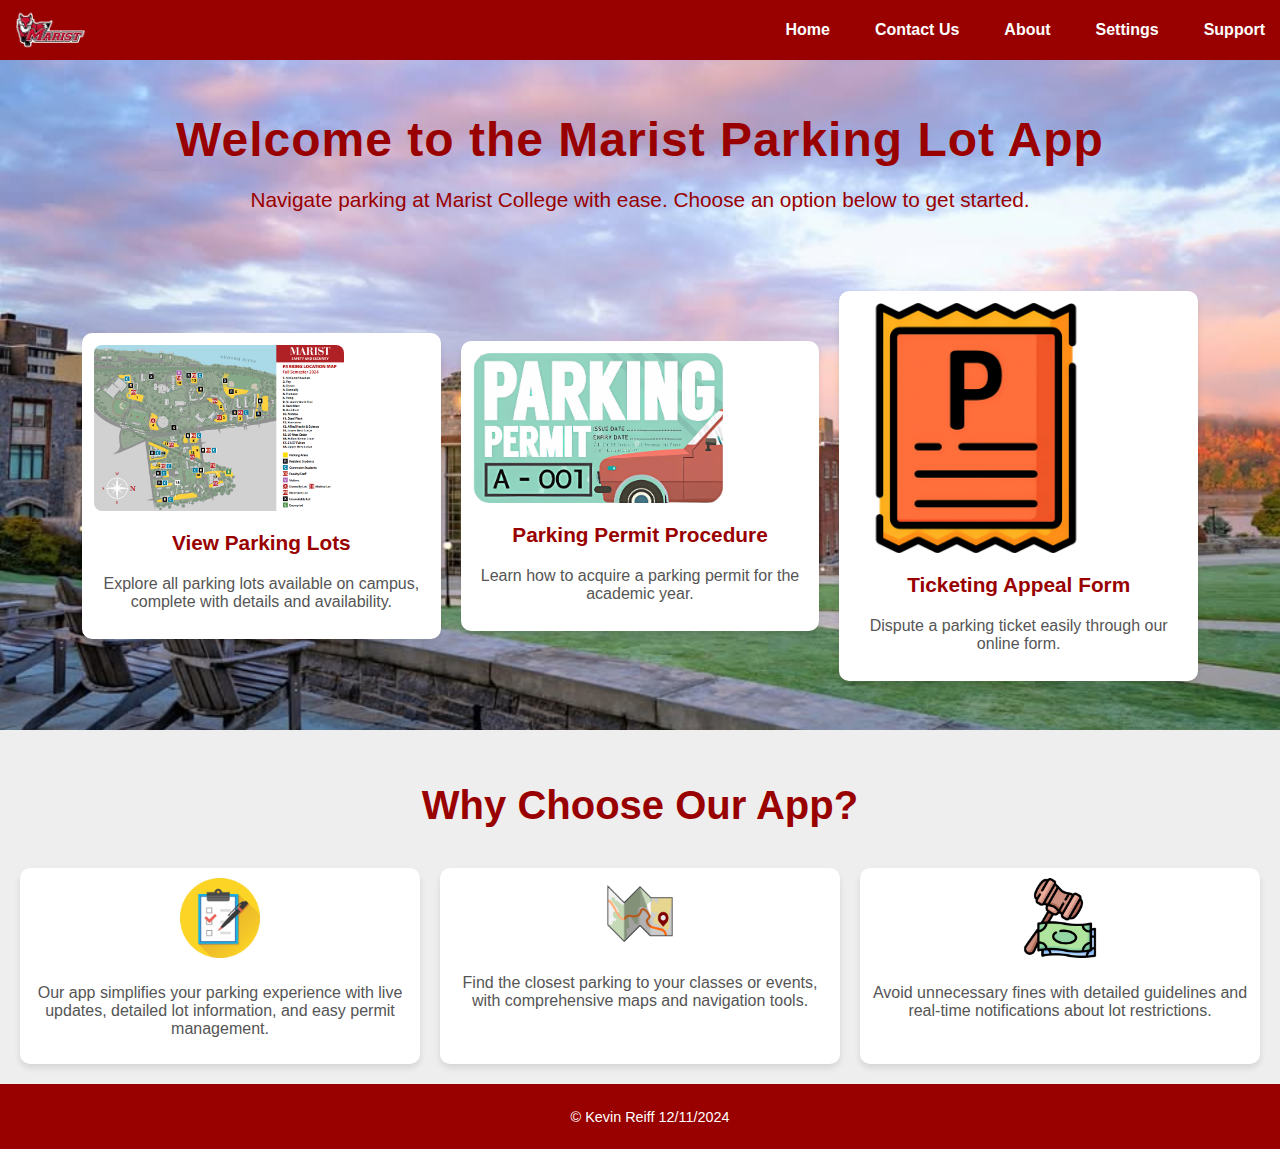
<file: parking.html>
<!DOCTYPE html>
<html lang="en">
<head>
    <meta charset="UTF-8">
    <meta name="viewport" content="width=device-width, initial-scale=1.0">
    <title>Marist Parking Lot</title>
    <link rel="stylesheet" href="ParkingLot/css/homepage.css">
</head>
<body>
    <header>
        <nav>
            <ul>
                <li class="logo"><a href="parking.html"><img src="ParkingLot/public/logo.png" alt="Logo"></a></li>
                <div class="nav-links">
                    <li><a href="parking.html">Home</a></li>
                    <li><a href="ParkingLot/html/404.html">Contact Us</a></li>
                    <li><a href="ParkingLot/html/404.html">About</a></li>
                    <li><a href="ParkingLot/html/404.html">Settings</a></li>
                    <li><a href="ParkingLot/html/404.html">Support</a></li>
                </div>
            </ul>
        </nav>
    </header>

    <main id="main-content">
        <section id="intro">
            <h1>Welcome to the Marist Parking Lot App</h1>
            <p>Navigate parking at Marist College with ease. Choose an option below to get started.</p>
        </section>

        <section id="options">
            <div class="option">
                <a href="ParkingLot/html/lots.html">
                    <img src="ParkingLot/public/lots.jpg" alt="Parking Lots">
                    <h2>View Parking Lots</h2>
                </a>
                <p>Explore all parking lots available on campus, complete with details and availability.</p>
            </div>
            <div class="option">
                <a href="https://www.marist.edu/security/parking" target="_blank">
                    <img src="ParkingLot/public/permit.jpg" alt="Parking Permit Procedure">
                    <h2>Parking Permit Procedure</h2>
                </a>
                <p>Learn how to acquire a parking permit for the academic year.</p>
            </div>
            <div class="option">
                <a href="https://forms.office.com/pages/responsepage.aspx?id=nq-hFIyyJ0uyQyXDPbb_-rGiSESzJGBIhRXl1GPlWjVUN1I3V1BPVFJWTFZZVjVEWUVWSFhBU0dEVy4u&route=shorturl" target="_blank">
                    <img src="ParkingLot/public/ticket.png" alt="Ticketing Appeal Form">
                    <h2>Ticketing Appeal Form</h2>
                </a>
                <p>Dispute a parking ticket easily through our online form.</p>
            </div>
        </section>
    </main>

    <section id="supporting-info">
        <h2>Why Choose Our App?</h2>
        <div class="supporting-content">
            <div class="supporting-item">
                <img src="ParkingLot/public/list.png" alt="List">
                <p>Our app simplifies your parking experience with live updates, detailed lot information, and easy permit management.</p>
            </div>
            <div class="supporting-item">
                <img src="ParkingLot/public/map.png" alt="Navigation">
                <p>Find the closest parking to your classes or events, with comprehensive maps and navigation tools.</p>
            </div>
            <div class="supporting-item">
                <img src="ParkingLot/public/fine.png" alt="Fines and Restrictions">
                <p>Avoid unnecessary fines with detailed guidelines and real-time notifications about lot restrictions.</p>
            </div>
        </div>
    </section>

    <footer>
        <p>&copy; Kevin Reiff 12/11/2024</p>
    </footer>
</body>
</html>
</file>
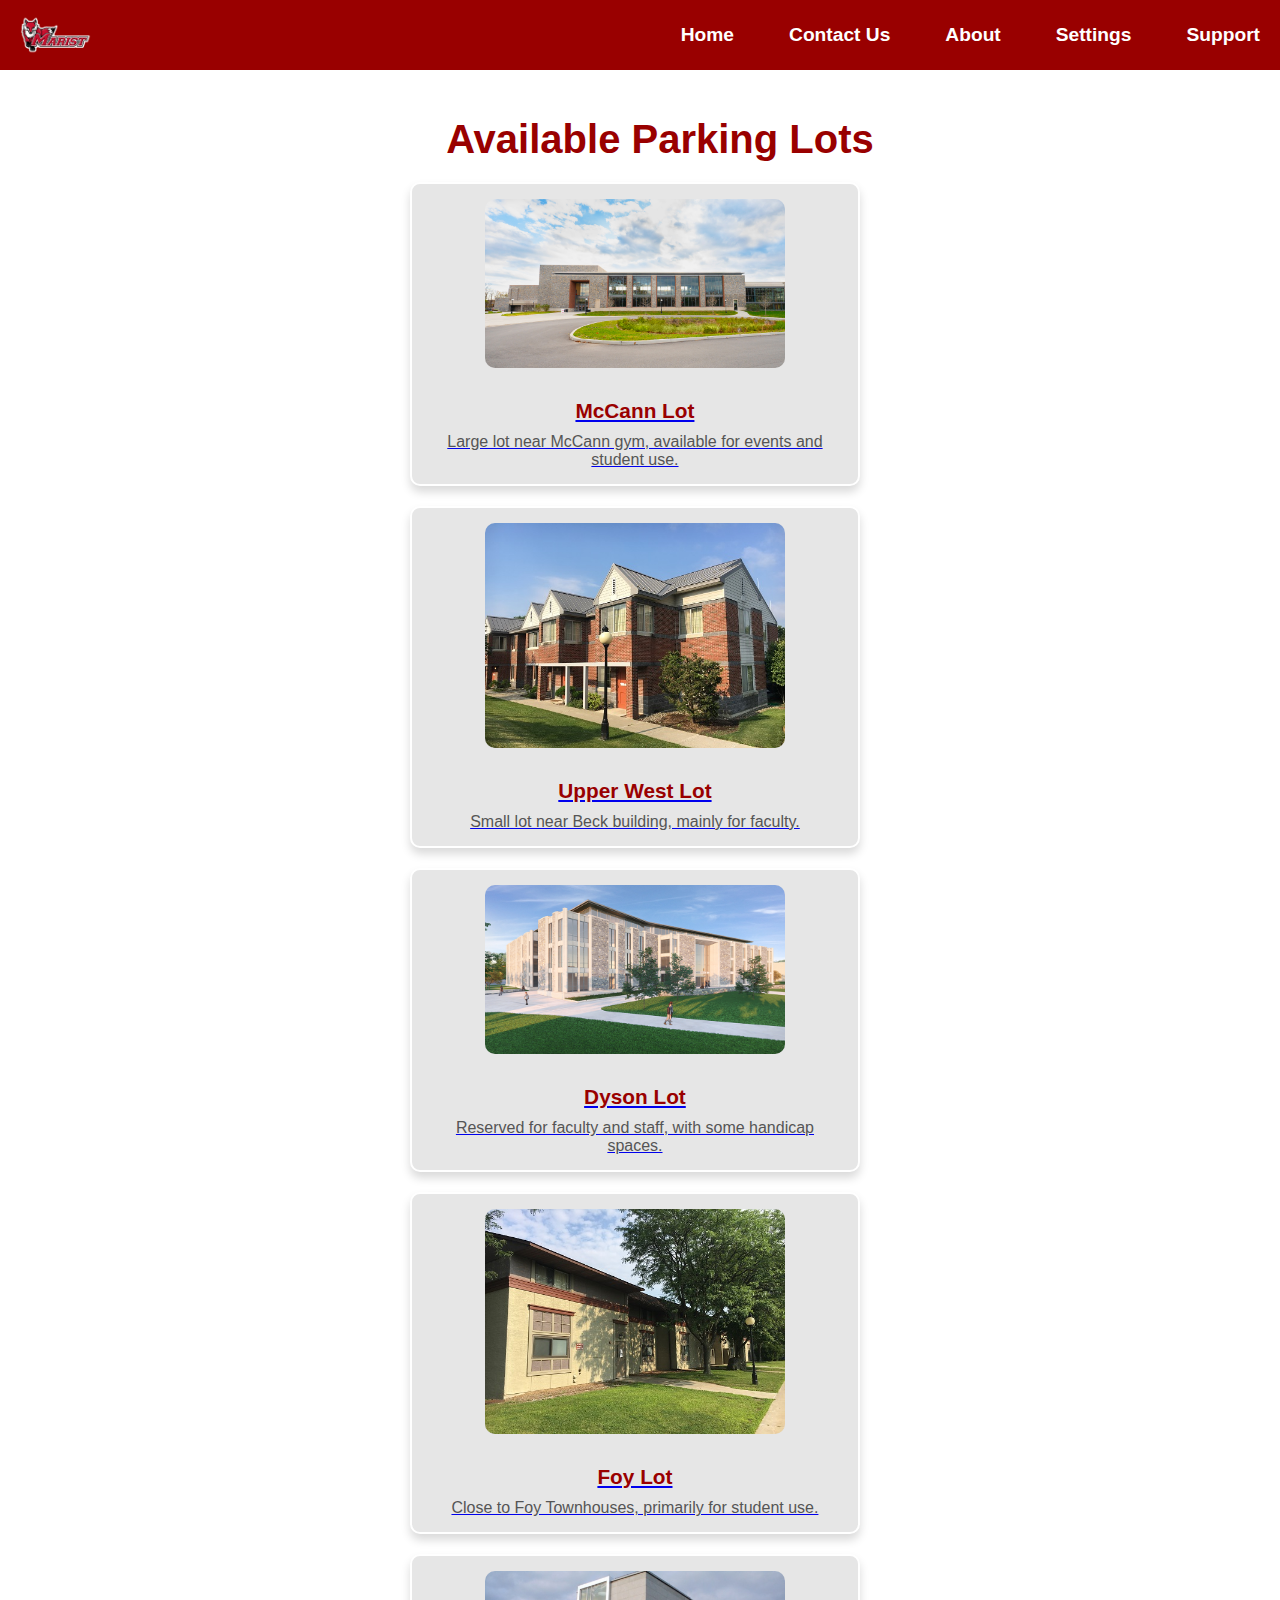
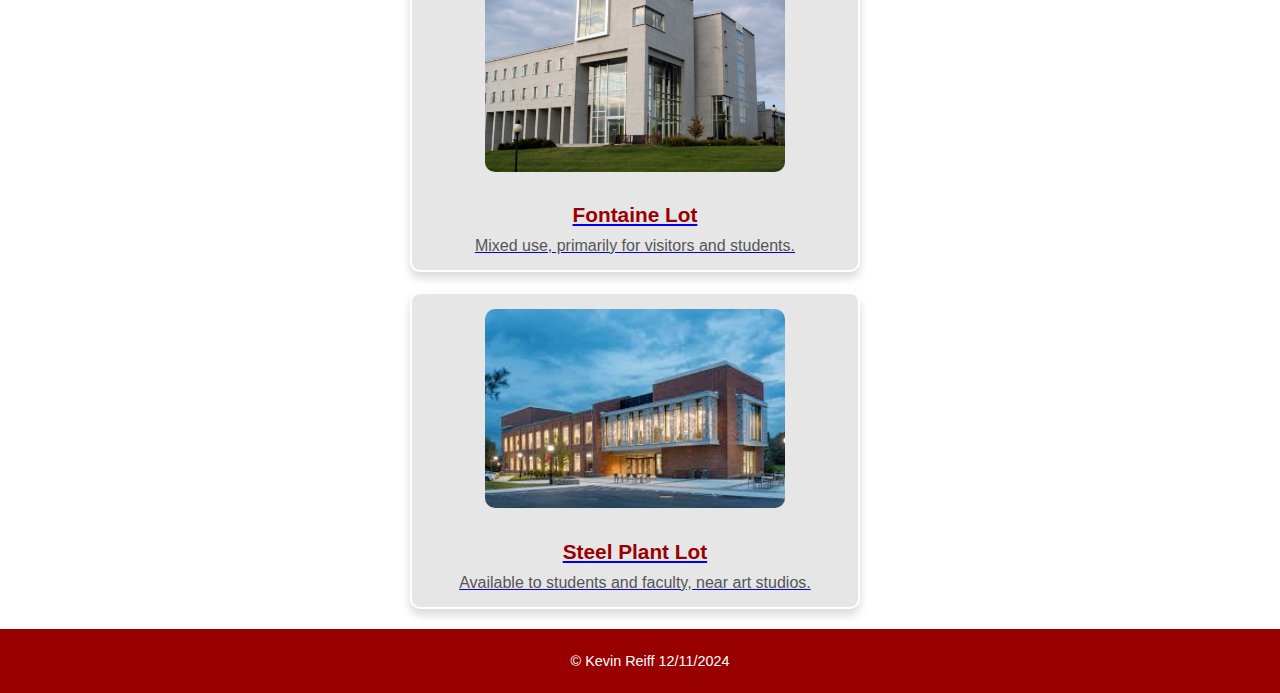
<file: ParkingLot/html/lots.html>
<!DOCTYPE html>
<html lang="en">
<head>
    <meta charset="UTF-8">
    <meta name="viewport" content="width=device-width, initial-scale=1.0">
    <title>Parking Lots</title>
    <link rel="stylesheet" href="../css/lots.css">
    <script defer src="../js/lots.js"></script>
</head>
<body>
    <header>
        <nav>
            <ul>
                <li class="logo"><a href="../../parking.html"><img src="../public/logo.png" alt="Logo"></a></li>
                <div class="nav-links">
                    <li><a href="../../parking.html">Home</a></li>
                    <li><a href="../html/404.html">Contact Us</a></li>
                    <li><a href="../html/404.html">About</a></li>
                    <li><a href="../html/404.html">Settings</a></li>
                    <li><a href="../html/404.html">Support</a></li>
                </div>
            </ul>
        </nav>
    </header>

    <main>
        <section id="lots-container">
            <h1>Available Parking Lots</h1>
            <div id="lots-list"></div>
        </section>
    </main>

    <footer>
        <p>&copy; Kevin Reiff 12/11/2024</p>
    </footer>
</body>
</html>
</file>
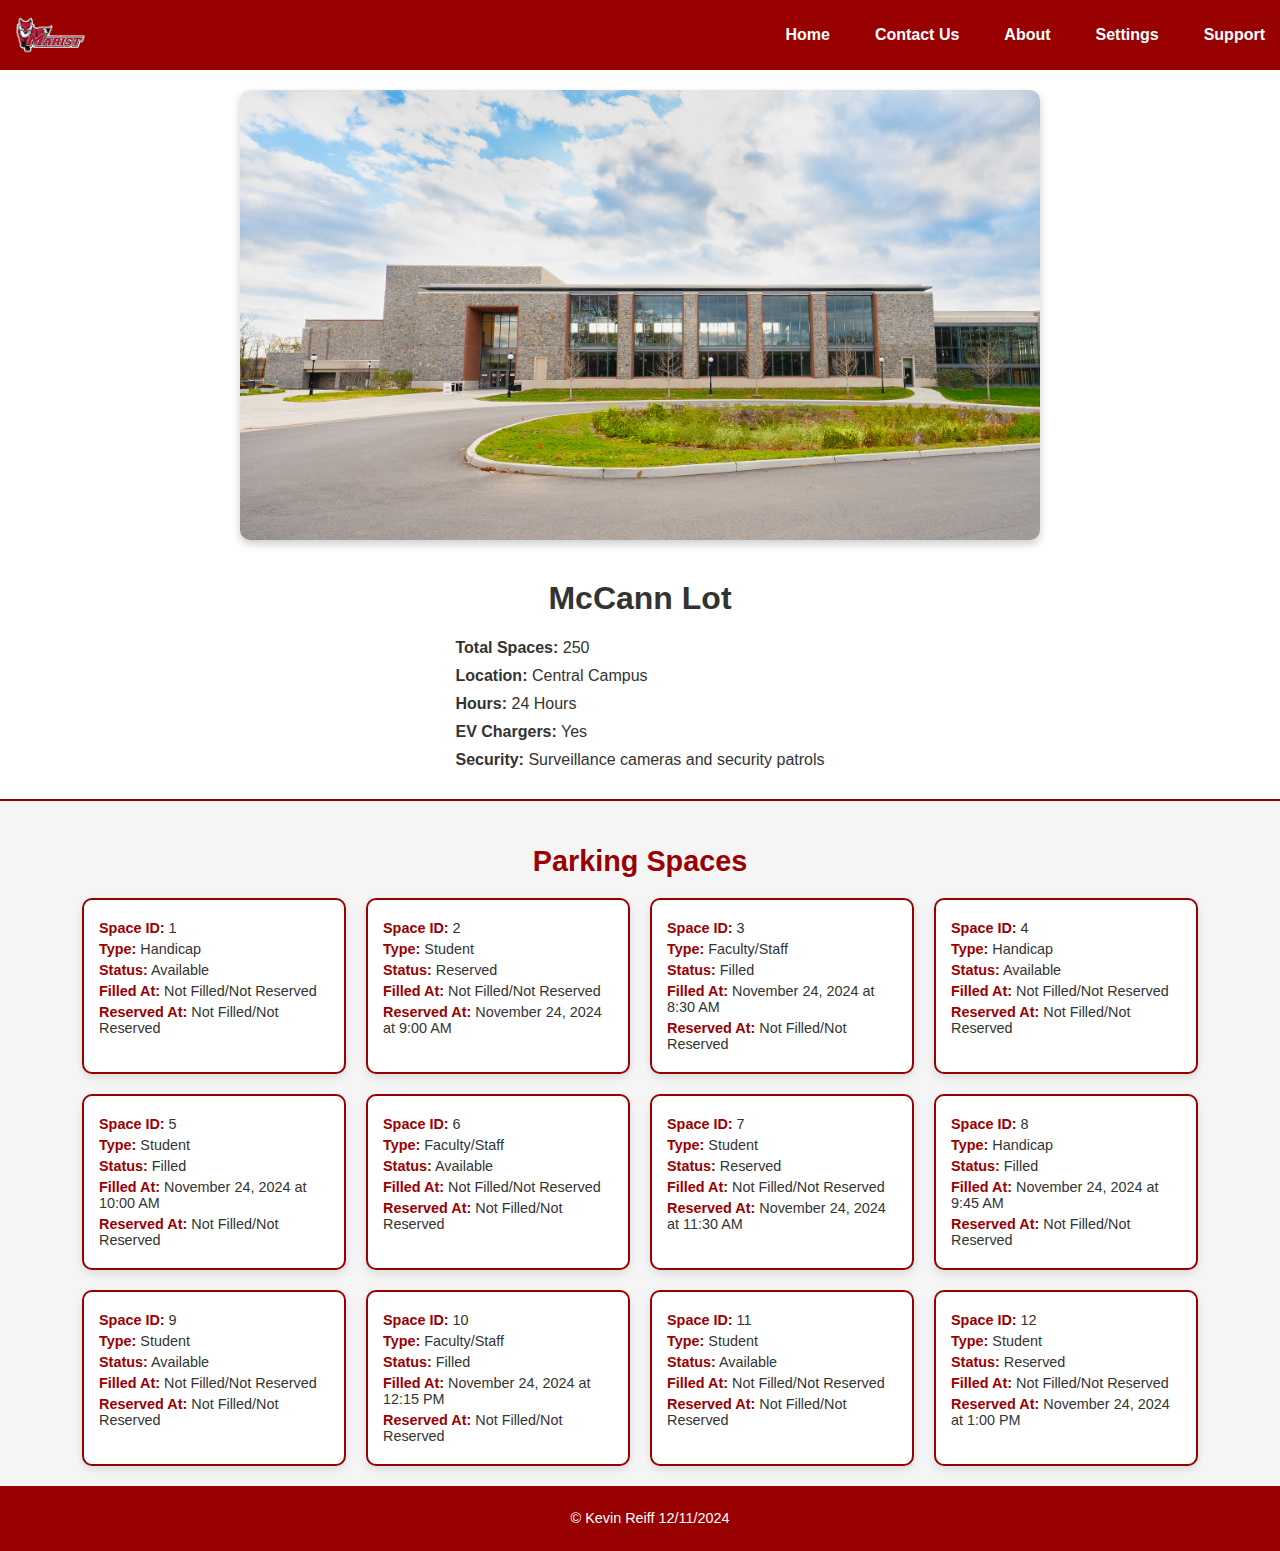
<file: ParkingLot/html/mccann.html>
<!DOCTYPE html>
<html lang="en">
<head>
    <meta charset="UTF-8">
    <meta name="viewport" content="width=device-width, initial-scale=1.0">
    <title>McCann Lot</title>
    <link rel="stylesheet" href="../css/mccann.css">
    <script defer src="../js/mccann.js"></script>
</head>
<body>
    <header>
        <nav>
            <ul>
                <li class="logo"><a href="../../parking.html"><img src="../public/logo.png" alt="Logo"></a></li>
                <div class="nav-links">
                    <li><a href="../../parking.html">Home</a></li>
                    <li><a href="../html/404.html">Contact Us</a></li>
                    <li><a href="../html/404.html">About</a></li>
                    <li><a href="../html/404.html">Settings</a></li>
                    <li><a href="../html/404.html">Support</a></li>
                </div>
            </ul>
        </nav>
    </header>

    <main>
        <section id="lot-info">
            <img id="lot-image" src="../public/McCann.png" alt="McCann Lot">
            <div id="lot-details">
                <h1>McCann Lot</h1>
                <ul>
                    <li><strong>Total Spaces:</strong> <span id="total-spaces"></span></li>
                    <li><strong>Location:</strong> <span id="location"></span></li>
                    <li><strong>Hours:</strong> <span id="hours"></span></li>
                    <li><strong>EV Chargers:</strong> <span id="ev-chargers"></span></li>
                    <li><strong>Security:</strong> <span id="security"></span></li>
                </ul>
            </div>
        </section>
        <section id="spaces-container">
            <h2>Parking Spaces</h2>
            <div id="spaces-list"></div>
        </section>
    </main>

    <footer>
        <p>&copy; Kevin Reiff 12/11/2024</p>
    </footer>
</body>
</html>
</file>
<file: ParkingLot/css/homepage.css>
body {
    margin: 0;
    font-family: Arial, sans-serif;
    color: #333;
    background-color: #f5f5f5;
    min-height: 100vh;
    display: flex;
    flex-direction: column;
}

header {
    background-color: #900;
    color: #fff;
    padding: 10px 0;
    position: sticky;
    top: 0;
}

header nav ul {
    list-style: none;
    margin: 0;
    padding: 0;
    display: flex;
    align-items: center;
    justify-content: space-between;
    flex-wrap: wrap;
}

header nav ul li {
    margin: 0 15px;
}

header nav ul li a {
    color: #fff;
    text-decoration: none;
    font-weight: bold;
}

header nav ul li.logo img {
    height: 40px;
    vertical-align: middle;
}

header nav ul div.nav-links {
    display: flex;
    gap: 15px;
}

header nav ul li a:hover {
    text-decoration: underline;
}

#main-content {
    background-image: url('../public/background.jpg');
    background-size: cover;
    background-position: center;
    background-repeat: no-repeat;
    height: 70vh;
    display: flex;
    flex-direction: column;
    justify-content: center;
    align-items: center;
    text-align: center;
    padding: 20px;
}

#intro {
    margin-bottom: 30px;
    color: #900;
}

#intro h1 {
    font-size: 3em;
    font-weight: bold;
    margin-bottom: 10px;
    letter-spacing: 1px;
}

#intro p {
    font-size: 1.3em;
    margin-bottom: 20px;
}

#options {
    display: grid;
    grid-template-columns: repeat(3, 1fr);
    gap: 20px;
    padding: 20px;
    width: 90%;
    margin: auto;
    justify-items: center;
    align-items: center;
}

#options .option {
    text-align: center;
    box-shadow: 0 4px 6px rgba(0, 0, 0, 0.1);
    transition: transform 0.2s, box-shadow 0.2s;
    border-radius: 10px;
    background: #fff;
    padding: 10px;
    border: 2px solid white;
    height: auto;
    display: flex;
    flex-direction: column;
    justify-content: space-between;
}

#options .option a {
    text-decoration: none;
    display: flex;
    flex-direction: column;
    justify-content: center;
    height: 100%;
}

#options .option img {
    width: 100%;
    max-width: 250px;
    height: auto;
    border-radius: 8px;
    margin-bottom: 10px;
}

#options .option h2 {
    font-size: 1.3em;
    color: #900;
    margin: 10px 0;
}

#options .option p {
    font-size: 1em;
    color: #555;
    margin-top: 10px;
}

#supporting-info {
    background-color: #eee;
    display: flex;
    justify-content: center;
    align-items: center;
    flex-wrap: wrap;
    gap: 20px;
    padding: 20px;
}

#supporting-info h2 {
    text-align: center;
    font-size: 2.5em;
    color: #900;
    font-weight: bold;
    margin-bottom: 20px;
    width: 100%;
}

.supporting-content {
    display: flex;
    flex-wrap: wrap;
    gap: 20px;
    justify-content: center;
}

.supporting-item {
    flex: 1 1 300px;
    display: flex;
    flex-direction: column;
    align-items: center;
    text-align: center;
    background: #fff;
    border-radius: 10px;
    box-shadow: 0 4px 6px rgba(0, 0, 0, 0.1);
    padding: 10px;
}

.supporting-item img {
    width: 80px;
    height: auto;
    margin-bottom: 10px;
}

.supporting-item p {
    font-size: 1em;
    color: #555;
}

footer {
    text-align: center;
    padding: 10px;
    background-color: #900;
    color: #fff;
    font-size: 0.9em;
    position: relative;
    bottom: 0;
    width: 100%;
}

/* Responsive Design */
@media (max-width: 768px) {
    #intro h1 {
        font-size: 2.5em;
    }

    #intro p {
        font-size: 1.1em;
    }

    #options .option img {
        max-width: 200px;
    }

    #supporting-info h2 {
        font-size: 2em;
    }
}

@media (max-width: 480px) {
    header nav ul {
        flex-direction: column;
        gap: 10px;
    }

    #intro h1 {
        font-size: 2em;
    }

    #intro p {
        font-size: 1em;
    }

    #supporting-info h2 {
        font-size: 1.5em;
    }

    .supporting-item {
        flex: 1 1 100%;
    }
}
</file>
<file: ParkingLot/css/lots.css>
body {
    margin: 0;
    font-family: Arial, sans-serif;
    color: #333;
    display: flex;
    flex-direction: column;
    min-height: 100vh;
}

header {
    background-color: #900;
    color: #fff;
    padding: 15px 0;
    position: sticky;
    top: 0;
    z-index: 10;
}

header nav ul {
    list-style: none;
    margin: 0;
    padding: 0;
    display: flex;
    align-items: center;
    justify-content: space-between;
    flex-wrap: wrap;
}

header nav ul li {
    margin: 0 20px;
}

header nav ul li a {
    color: #fff;
    text-decoration: none;
    font-weight: bold;
    font-size: 1.2em;
}

header nav ul li.logo img {
    height: 40px;
    vertical-align: middle;
}

header nav ul div.nav-links {
    display: flex;
    gap: 15px;
}

header nav ul li a:hover {
    text-decoration: underline;
}

main {
    display: flex;
    flex-direction: column;
    align-items: center;
    padding: 20px;
    flex: 1;
    width: 100%;
}

main #lots-container h1 {
    font-size: 2.5em;
    color: #900;
    margin-bottom: 20px;
    text-align: center;
}

main #lots-list {
    display: grid;
    grid-template-columns: repeat(auto-fit, minmax(250px, 1fr));
    gap: 20px;
    width: 90%;
    justify-content: center;
    align-items: center;
}

.lot {
    text-align: center;
    padding: 15px;
    border: 2px solid white;
    border-radius: 10px;
    background: #e6e6e6;
    box-shadow: 0 6px 10px rgba(0, 0, 0, 0.15);
    transition: transform 0.2s, box-shadow 0.2s;
    font-size: 1em;
}

.lot img {
    width: 100%;
    max-width: 300px;
    height: auto;
    border-radius: 10px;
    margin-bottom: 10px;
}

.lot h2 {
    font-size: 1.3em;
    color: #900;
    margin-bottom: 10px;
    text-decoration: none;
}

.lot p {
    font-size: 1em;
    color: #555;
    margin: 0;
    text-decoration: none;
}

.lot:hover {
    transform: translateY(-5px);
    box-shadow: 0 8px 12px rgba(0, 0, 0, 0.3);
}

footer {
    text-align: center;
    padding: 10px;
    background-color: #900;
    color: #fff;
    font-size: 0.9em;
    position: relative;
    bottom: 0;
    width: 100%;
}

@media (max-width: 768px) {
    main #lots-container h1 {
        font-size: 2em;
    }

    .lot h2 {
        font-size: 1.2em;
    }

    .lot p {
        font-size: 0.9em;
    }

    footer {
        font-size: 0.8em;
    }
}

@media (max-width: 480px) {
    header nav ul {
        flex-direction: column;
        align-items: center;
        gap: 10px;
    }

    .lot img {
        max-width: 200px;
    }

    main #lots-container h1 {
        font-size: 1.8em;
    }
}
</file>
<file: ParkingLot/css/mccann.css>
body {
    margin: 0;
    font-family: Arial, sans-serif;
    color: #333;
    background-color: #f5f5f5;
    min-height: 100vh;
    display: flex;
    flex-direction: column;
}


header {
    background-color: #900;
    color: #fff;
    padding: 15px 0;
    position: sticky;
    top: 0;
    z-index: 10;
}

header nav ul {
    list-style: none;
    margin: 0;
    padding: 0;
    display: flex;
    align-items: center;
    justify-content: space-between;
    flex-wrap: wrap;
}

header nav ul li {
    margin: 0 15px;
}

header nav ul li a {
    color: #fff;
    text-decoration: none;
    font-weight: bold;
}

header nav ul li.logo img {
    height: 40px;
    vertical-align: middle;
}

header nav ul div.nav-links {
    display: flex;
    gap: 15px;
}

header nav ul li a:hover {
    text-decoration: underline;
}


#lot-info {
    text-align: center;
    padding: 20px;
    background-color: #fff;
    border-bottom: 2px solid #900;
}

#lot-info img {
    width: 100%;
    max-width: 800px;
    height: auto;
    border-radius: 10px;
    box-shadow: 0 4px 8px rgba(0, 0, 0, 0.2);
    margin-bottom: 15px;
}

#lot-details ul {
    list-style: none;
    padding: 0;
    margin: 0 auto;
    text-align: left;
    display: inline-block;
    max-width: 600px;
}

#lot-details li {
    font-size: 1em;
    margin-bottom: 10px;
}


#spaces-container {
    padding: 20px;
    text-align: center;
    flex: 1;
}

#spaces-container h2 {
    font-size: 1.8em;
    color: #900;
    margin-bottom: 20px;
}

#spaces-list {
    display: grid;
    grid-template-columns: repeat(auto-fit, minmax(250px, 1fr));
    gap: 20px;
    margin: 0 auto;
    width: 90%;
}

.space {
    background: #fff;
    border: 2px solid #900;
    border-radius: 10px;
    padding: 15px;
    text-align: left;
    box-shadow: 0 4px 8px rgba(0, 0, 0, 0.1);
}

.space p {
    margin: 5px 0;
    font-size: 0.9em;
}

.space p strong {
    color: #900;
}


footer {
    text-align: center;
    padding: 10px;
    background-color: #900;
    color: #fff;
    font-size: 0.9em;
    position: relative;
    bottom: 0;
    width: 100%;
}

/* Responsive Design */
@media (max-width: 768px) {
    #lot-info img {
        max-width: 600px;
    }

    #lot-details ul {
        max-width: 100%;
    }

    #spaces-container h2 {
        font-size: 1.5em;
    }

    .space p {
        font-size: 0.8em;
    }

    footer {
        font-size: 0.8em;
    }
}

@media (max-width: 480px) {
    header nav ul {
        flex-direction: column;
        align-items: center;
        gap: 10px;
    }

    #lot-info img {
        max-width: 100%;
    }

    #spaces-container h2 {
        font-size: 1.2em;
    }

    .space {
        padding: 10px;
    }
}
</file>
